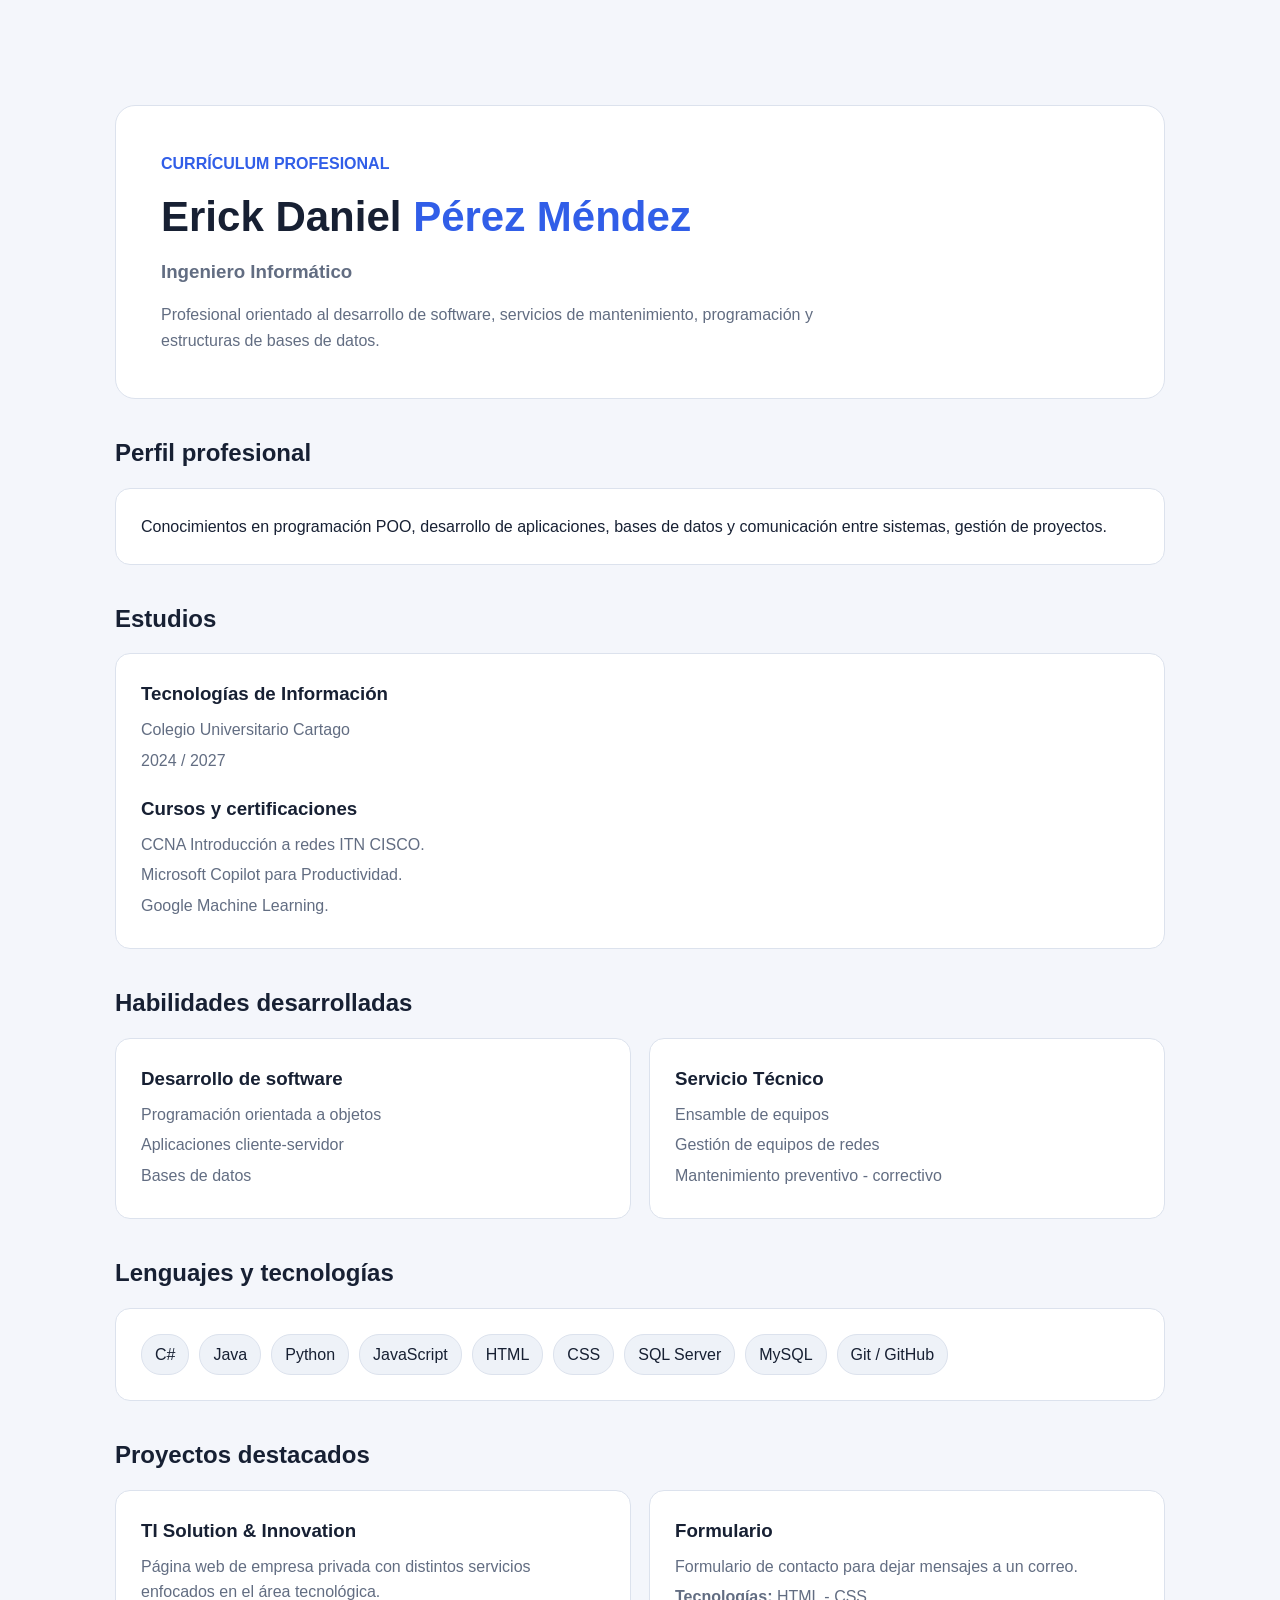
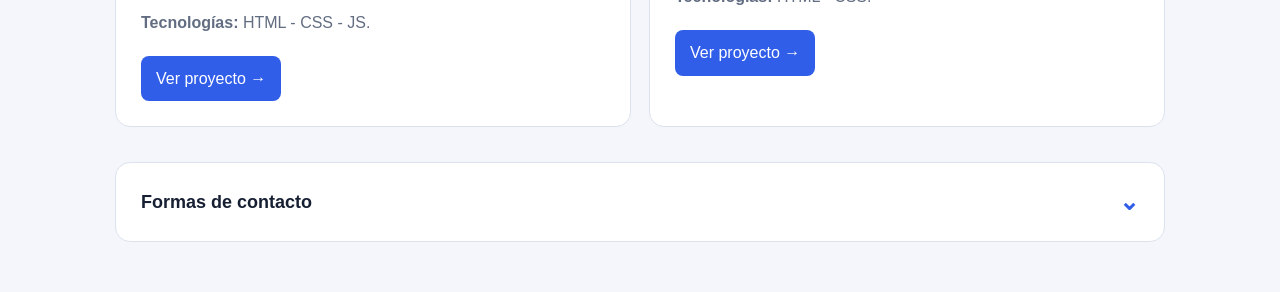
<file: Ejercicio #1/index.html>
<!DOCTYPE html>
<html lang="en">
<head>
    <meta charset="UTF-8">
    <meta name="viewport" content="width=device-width, initial-scale=1.0">
    <title>CV Profesional</title>
    <link rel="stylesheet" href="style.css">
</head>
<header>
       
</header>

    <main>
        <section class="presentacion">
            <div>
                <h4>CURRÍCULUM PROFESIONAL</h4>
                <h1>Erick Daniel <span>Pérez Méndez</span></h1>
                <h3>Ingeniero Informático</h3>

                <p>
                    Profesional orientado al desarrollo de software,
                    servicios de mantenimiento,
                    programación y estructuras de bases de datos.
                </p>

            </div>

            
        </section>

        <section>
            <h2>Perfil profesional</h2>
            <div class="tarjeta">
                Conocimientos en programación POO,
                desarrollo de aplicaciones, bases de datos y
                comunicación entre sistemas, gestión de proyectos.
            </div>
        </section>

        <section>
            <h2>Estudios</h2>
            <div class="tarjeta">
                <h3>Tecnologías de Información</h3>
                <p>Colegio Universitario Cartago</p>
                <p>2024 / 2027</p>

                <h3>Cursos y certificaciones</h3>
                <p>CCNA Introducción a redes ITN CISCO.</p>
                <p>Microsoft Copilot para Productividad.</p>
                <p>Google Machine Learning.</p>
            </div>
        </section>

        <section>
            <h2>Habilidades desarrolladas</h2>

            <div class="contenedor">
                <div class="tarjeta">
                    <h3>Desarrollo de software</h3>
                    <p>Programación orientada a objetos</p>
                    <p>Aplicaciones cliente-servidor</p>
                    <p>Bases de datos</p>
                </div>

                <div class="tarjeta">
                    <h3>Servicio Técnico</h3>
                    <p>Ensamble de equipos</p>
                    <p>Gestión de equipos de redes</p>
                    <p>Mantenimiento preventivo - correctivo</p>
                </div>
            </div>
        </section>

        <section>
            <h2>Lenguajes y tecnologías</h2>
            <div class="tarjeta lenguajes">
                <span>C#</span>
                <span>Java</span>
                <span>Python</span>
                <span>JavaScript</span>
                <span>HTML</span>
                <span>CSS</span>
                <span>SQL Server</span>
                <span>MySQL</span>
                <span>Git / GitHub</span>
            </div>
        </section>

        <section id="proyectos">
            <h2>Proyectos destacados</h2>

            <div class="contenedor">
                <div class="tarjeta proyecto">
                    <h3>TI Solution & Innovation</h3>
                    <p>
                        Página web de empresa privada con distintos
                        servicios enfocados en el área tecnológica.
                    </p>
                    <p><strong>Tecnologías:</strong> HTML - CSS - JS.</p>
                    <a href="Proyecto%20WEB/index.html">Ver proyecto →</a>
                </div>

                <div class="tarjeta proyecto">
                    <h3>Formulario</h3>
                    <p>
                        Formulario de contacto para dejar mensajes a un correo.
                    </p>
                    <p><strong>Tecnologías:</strong> HTML - CSS.</p>
                    <a href="Formulario/index.html">Ver proyecto →</a>
                </div>
            </div>
        </section>

        <footer>
            <button id="botonContacto">
                Formas de contacto <span id="flecha">⌄</span>
            </button>

            <div id="contactos" class="oculto">
                <a href="mailto:correo@ejemplo.com">
                    erickdpm077@gmail.com
                </a>

                <a>
                    88163800
                </a>

                <a>
                    LinkedIn
                </a>

                <a>
                    GitHub
                </a>
            </div>
        </footer>
    </main>

    <script src="script.js"></script>
</body>
</html>
</file>
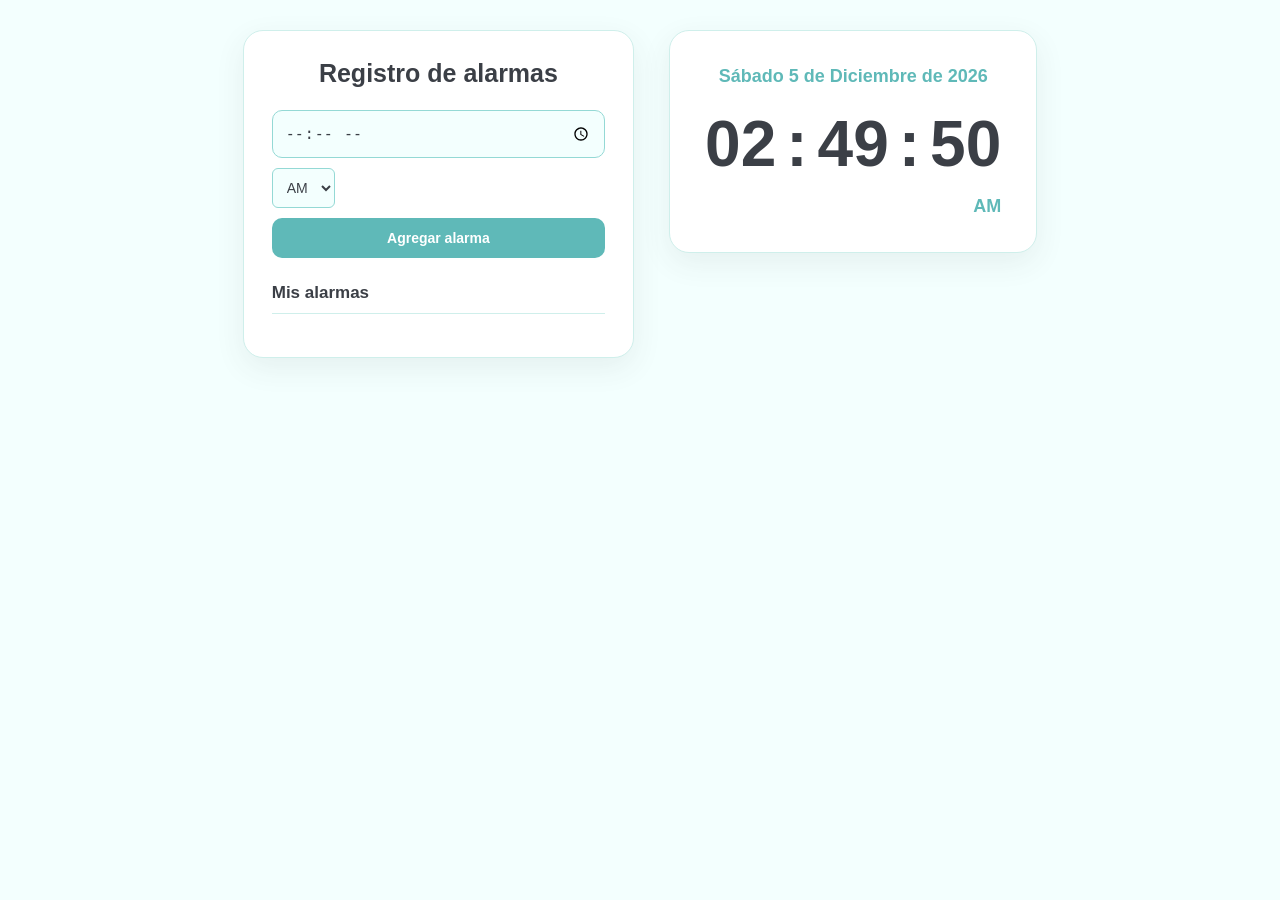
<file: Ejercicio #2/index.html>
<!DOCTYPE html>
<html lang="en">
<head>
    <meta charset="UTF-8">
    <meta name="viewport" content="width=device-width, initial-scale=1.0">
    <title>Lista Alarmas</title>
    <link rel="stylesheet" href="style.css">
</head>

<body>
    <div class = "Contenedor">

        <div class = "Alarmas Dinamico">
            <div class="alarmas">
                <h2>Registro de alarmas</h2>

                <input type="time" id="horaAlarma">

                <select id="formatoAlarma">
                    <option value="AM">AM</option>
                    <option value="PM">PM</option>
                </select>

                <button onclick="agregarAlarma()">Agregar alarma</button>

                <h3>Mis alarmas</h3>

                <div class="lista-contenedor">
                    <ul id="listaAlarmas"></ul>
                </div>
            </div>
        </div> 

        <div class="Reloj_Digital">
            <div id="date">Dia 00 de 00 del 0000.</div>
            <ul>
                <li id="hora">00</li>
                <li>:</li>
                <li id="minuto">00</li>
                <li>:</li>
                <li id="segundo">00</li>
            </ul>
            <div id="formato">AM</div>
        </div> 
    </div>
    <script src="script.js"></script>
</body>
</html>
</file>
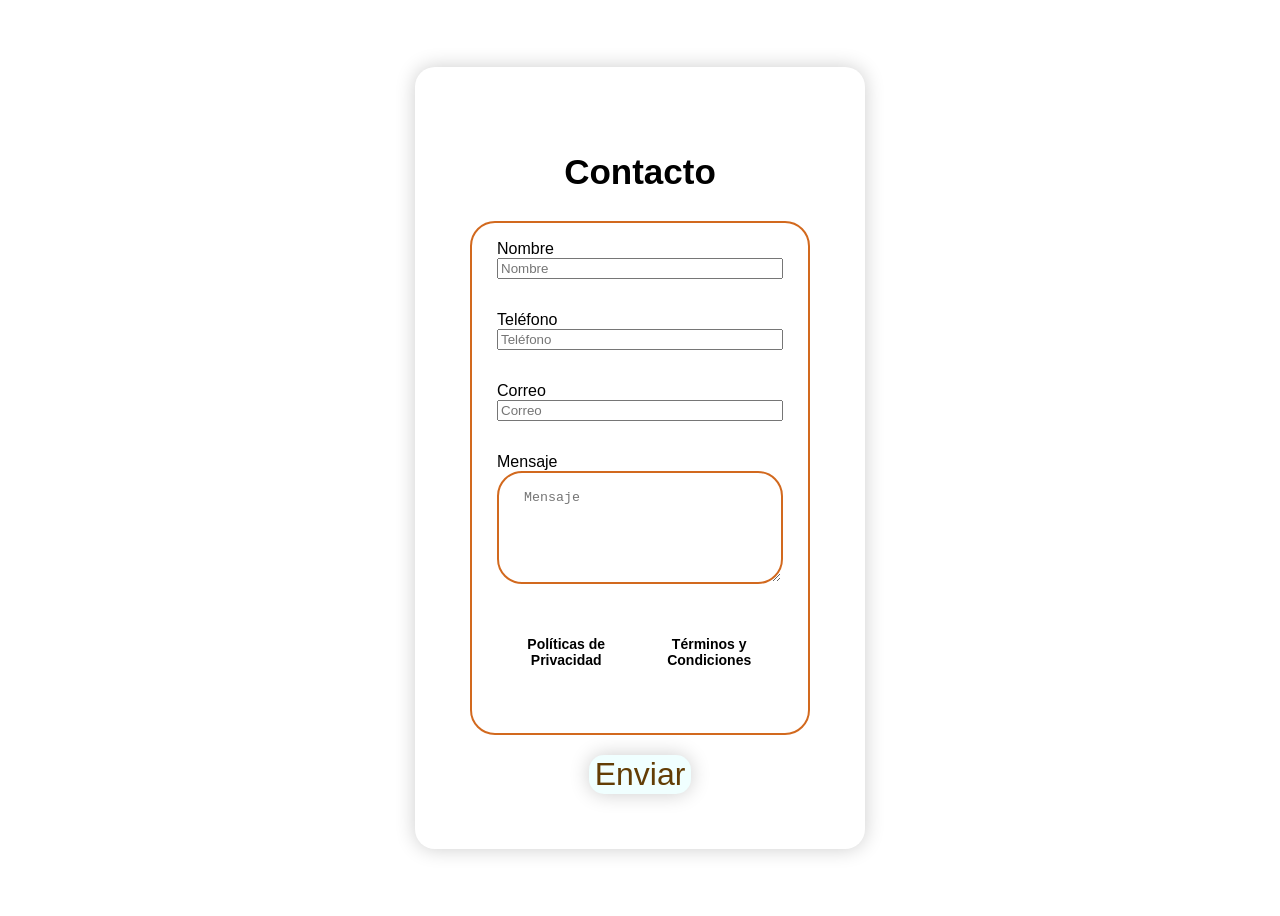
<file: Ejercicio #1/Formulario/index.html>
<!DOCTYPE html>
<html lang="en">
<head>
    <meta charset="UTF-8">
    <meta name="viewport" content="width=device-width, initial-scale=1.0">
    <title>Form Correo</title>
    <link rel="stylesheet" href="estilos.css">
</head>
<body>
    <form action="https://formsubmit.co/zgmply@gmail.com" method="POST">
        <h2>Contacto</h2>
        <div class="entrada">
            <label for="name">Nombre</label>
            <input type="text" name="name" id="name" placeholder="Nombre">    
                <p></p>
            <label for="tele">Teléfono</label>
            <input type="tel" name="tele" id="tele" placeholder="Teléfono"> 
                <p></p>
            <label for="email">Correo</label>
            <input type="email" name="email" id="email" placeholder="Correo"> 
                <p></p>
            <label for="message">Mensaje</label>
            
            <textarea name="message" id="mesa" cols="30" rows="5" placeholder="Mensaje"></textarea> 
        <p></p>
        <div class="form-txt">
            <a href="#">Políticas de Privacidad</a>
            <br>
            <a href="#">Términos y Condiciones</a>
        </div>
        <br>
        </div>
        <input class="btn" type="submit" value="Enviar">
        
        <input type="hidden" name="_next" value="https://127.0.0.1:5500/Formulario%20Web/index.html">
        <input type="hidden" name="_captcha" value="false>"


    </form>
    
</body>
</html>
</file>
<file: Ejercicio #1/style.css>
* {
    margin: 0;
    padding: 0;
    box-sizing: border-box;
}

body {
    font-family: Arial, Helvetica, sans-serif;
    background: #f4f6fb;
    color: #172033;
    line-height: 1.6;
}

header {
    max-width: 1100px;
    margin: auto;
    padding: 25px;
    display: flex;
    justify-content: space-between;
    align-items: center;
}

header h2 {
    color: #315ee8;
}

header p {
    color: #626d82;
}

main {
    max-width: 1100px;
    margin: auto;
    padding: 20px 25px 50px;
}

.presentacion {
    display: grid;
    grid-template-columns: 1fr 200px;
    align-items: center;
    gap: 30px;
    padding: 45px;
    background: white;
    border: 1px solid #dce2ed;
    border-radius: 20px;
}

.presentacion h4 {
    color: #315ee8;
}

.presentacion h1 {
    font-size: 42px;
    line-height: 1.2;
    margin: 15px 0;
}

.presentacion h1 span {
    color: #315ee8;
}

.presentacion h3 {
    color: #626d82;
    margin-bottom: 15px;
}

.presentacion p {
    color: #626d82;
}

.datos {
    display: flex;
    flex-wrap: wrap;
    gap: 10px 25px;
    margin-top: 20px;
}

.datos p {
    color: #172033;
}

.iniciales {
    width: 180px;
    height: 180px;
    display: flex;
    justify-content: center;
    align-items: center;
    margin: auto;
    border-radius: 25px;
    background: #e8edff;
    color: #315ee8;
    font-size: 55px;
    font-weight: bold;
}

section {
    margin-top: 35px;
}

section h2 {
    margin-bottom: 15px;
}

.tarjeta {
    background: white;
    border: 1px solid #dce2ed;
    border-radius: 15px;
    padding: 25px;
}

.tarjeta h3 {
    margin-bottom: 8px;
}

.tarjeta p {
    color: #626d82;
    margin-bottom: 5px;
}

.tarjeta h3:not(:first-child) {
    margin-top: 20px;
}

.contenedor {
    display: grid;
    grid-template-columns: repeat(2, 1fr);
    gap: 18px;
}

.lenguajes {
    display: flex;
    flex-wrap: wrap;
    gap: 10px;
}

.lenguajes span {
    background: #eef2f8;
    border: 1px solid #dce2ed;
    border-radius: 20px;
    padding: 7px 13px;
}

.proyecto {
    display: flex;
    flex-direction: column;
    align-items: flex-start;
}

.proyecto a {
    display: inline-block;
    margin-top: 15px;
    padding: 10px 15px;
    background: #315ee8;
    color: white;
    text-decoration: none;
    border-radius: 8px;
}

.proyecto a:hover {
    background: #2448bd;
}

footer {
    margin-top: 35px;
    padding: 25px;
    background: white;
    border: 1px solid #dce2ed;
    border-radius: 15px;
}

#botonContacto {
    width: 100%;
    display: flex;
    justify-content: space-between;
    align-items: center;
    border: none;
    background: none;
    color: #172033;
    font-size: 18px;
    font-weight: bold;
    cursor: pointer;
}

#flecha {
    color: #315ee8;
    font-size: 24px;
}

#contactos {
    display: flex;
    flex-wrap: wrap;
    gap: 12px;
    margin-top: 20px;
}

#contactos a {
    flex: 1 1 180px;
    padding: 15px;
    background: #eef2f8;
    border-radius: 10px;
    color: #172033;
    text-decoration: none;
}

#contactos a:hover {
    color: #315ee8;
}

.oculto {
    display: none !important;
}

@media (max-width: 700px) {
    header {
        gap: 10px;
        align-items: flex-start;
    }

    header p {
        text-align: right;
    }

    main {
        padding: 15px;
    }

    .presentacion {
        grid-template-columns: 1fr;
        padding: 25px;
    }

    .iniciales {
        grid-row: 1;
        width: 110px;
        height: 110px;
        font-size: 35px;
    }

    .presentacion h1 {
        font-size: 32px;
    }

    .contenedor {
        grid-template-columns: 1fr;
    }
}
</file>
<file: Ejercicio #2/style.css>
* {
    margin: 0;
    padding: 0;
    box-sizing: border-box;
}

body {
    min-height: 100vh;
    font-family: Arial, Helvetica, sans-serif;
    background: #F3FFFE;
    color: #3B3F46;
}

.Contenedor {
    min-height: 100vh;
    display: flex;
    flex-direction: row;
    align-items: flex-start;
    justify-content: center;
    gap: 35px;
    padding: 30px;
}

.Contenedor.Alarmas.Dinamico {
    width: 500px;
    max-width: 50%;
    min-width: 0;
    max-height: calc(100vh - 60px);
    overflow-y: auto;
}

.alarmas {
    width: 100%;
    padding: 28px;
    border: 1px solid #CFEFEB;
    border-radius: 20px;
    background: #FFFFFF;
    box-shadow: 0 10px 30px rgba(59, 63, 70, 0.08);
}

.alarmas h2 {
    margin-bottom: 22px;
    text-align: center;
    font-size: 25px;
    color: #3B3F46;
}

.alarmas h3 {
    margin-top: 25px;
    margin-bottom: 15px;
    padding-bottom: 10px;
    border-bottom: 1px solid #CFEFEB;
    font-size: 17px;
    color: #3B3F46;
}

.alarmas input[type="time"] {
    width: 100%;
    padding: 12px;
    margin-bottom: 10px;
    border: 1px solid #94D9D5;
    border-radius: 10px;
    background: #F3FFFE;
    color: #3B3F46;
    font-size: 15px;
    outline: none;
}

.alarmas input[type="time"]:focus {
    border-color: #5FB9B8;
    box-shadow: 0 0 0 3px #CFEFEB;
}

.alarmas > button {
    width: 100%;
    padding: 12px;
    border: none;
    border-radius: 10px;
    background: #5FB9B8;
    color: #FFFFFF;
    font-size: 14px;
    font-weight: bold;
    cursor: pointer;
    transition: background 0.2s;
}

.alarmas > button:hover {
    background: #3B3F46;
}

#listaAlarmas {
    display: flex;
    flex-direction: column;
    gap: 12px;
    list-style: none;
    padding: 0;
}

#listaAlarmas li {
    display: flex;
    flex-wrap: wrap;
    align-items: center;
    gap: 7px;
    padding: 13px;
    border: 1px solid #CFEFEB;
    border-radius: 12px;
    background: #F3FFFE;
}

#listaAlarmas li strong {
    flex: 1;
    min-width: 75px;
    font-size: 20px;
    color: #3B3F46;
}

#listaAlarmas button {
    padding: 9px 11px;
    border: none;
    border-radius: 8px;
    font-size: 12px;
    font-weight: bold;
    cursor: pointer;
    transition: background 0.2s, color 0.2s;
}

.btn-editar {
    background: #CFEFEB;
    color: #3B3F46;
}

.btn-editar:hover {
    background: #94D9D5;
}

.btn-eliminar {
    background: #3B3F46;
    color: #FFFFFF;
}

.btn-eliminar:hover {
    background: #5FB9B8;
}

.btn-estado {
    background: #5FB9B8;
    color: #FFFFFF;
}

.btn-estado:hover {
    background: #94D9D5;
    color: #3B3F46;
}

.Reloj_Digital {
    flex-shrink: 0;
    padding: 35px;
    border: 1px solid #CFEFEB;
    border-radius: 20px;
    background: #FFFFFF;
    box-shadow: 0 10px 30px rgba(59, 63, 70, 0.08);
    color: #3B3F46;
    user-select: none;
}

#date {
    margin-bottom: 20px;
    text-align: center;
    font-size: 18px;
    font-weight: 600;
    color: #5FB9B8;
}

.Reloj_Digital ul {
    display: flex;
    align-items: center;
    justify-content: center;
    gap: 10px;
    list-style: none;
    font-size: clamp(35px, 5vw, 65px);
    font-weight: bold;
    color: #3B3F46;
}

.Reloj_Digital ul li {
    user-select: none;
}

#formato {
    margin-top: 15px;
    text-align: right;
    font-size: 18px;
    font-weight: bold;
    color: #5FB9B8;
}

@media (max-width: 1000px) {
    .Contenedor {
        gap: 20px;
        padding: 20px;
    }

    .Contenedor.Alarmas.Dinamico {
        width: 450px;
        max-width: 55%;
    }

    .alarmas {
        padding: 20px;
    }

    .Reloj_Digital {
        padding: 25px 15px;
    }

    .Reloj_Digital ul {
        gap: 5px;
    }
}

#listaAlarmas li.sonando {
    background: #3B3F46;
    border: 2px solid #5FB9B8;
    animation: parpadear 0.8s infinite alternate;
}

#listaAlarmas li.sonando strong {
    color: #F3FFFE;
}

@keyframes parpadear {
    from {
        background: #3B3F46;
    }
    to {
        background: #5FB9B8;
    }
}

.btn-detener {
    background: #3B3F46;
    color: #FFFFFF;
}


#formatoAlarma {
    padding: 10px;
    border: 1px solid #94D9D5;
    border-radius: 6px;
    background: #F3FFFE;
    color: #3B3F46;
    font-size: 14px;
    cursor: pointer;
    outline: none;
}

#formatoAlarma:focus {
    border-color: #5FB9B8;
}

#formatoAlarma option {
    background: #F3FFFE;
    color: #3B3F46;
}

#formatoAlarma + button {
    margin-top: 10px;
}

/* Mantener ambos paneles alineados arriba */
.Contenedor {
    align-items: flex-start;
}

/* Limitar la altura de la lista */
.lista-contenedor {
    max-height: 350px;
    overflow-y: auto;
}

/* Evitar que la lista se salga del panel */
#listaAlarmas {
    width: 100%;
}
</file>
<file: Ejercicio #1/Formulario/estilos.css>
body{
    font-family: Arial, Helvetica, sans-serif;
    min-height: 100vh;
    display: flex;
    align-items: center;
    justify-content: center;

}

form{
    padding: 55px 55px;
    box-shadow: 0 0 20px rgba(0, 0, 0, 0.2);
    border-radius: 20px;
    text-align: center;
    width: 340px;

}

.entrada{
    display: flex;
    flex-direction: column;
    text-align: left;

}

.entrada, textarea{
    padding: 17px 25px;
    border-radius: 25px;
    margin-bottom: 20px;
    background-color: white;
    border: 2px solid chocolate;
    color: black;
    outline: none;
}

h2{
    color: black;
    font-size: 35px;

}

.form-txt{
    margin-bottom: 30px;
    display: flex;
    justify-content: space-between;
    text-align: center;
}

.form-txt a{
    color: black;
    font-size: 14px;
    font-weight: 600;
    text-decoration: none;
}

.btn{
    font-size: 32px;
    color: rgb(99, 61, 5);
    border: 0;
    border-radius: 15px;
    background-color: azure;
    box-shadow: 0 0 20px rgba(0, 0, 0, 0.2);
    cursor: pointer;

}

@media(max-width:991px) {
    body{
        padding: 30px;
    }
    form{
        padding: 50px 30px;
        width: 100%;
    }
    input{
        padding: 15px;
    }
}
</file>
